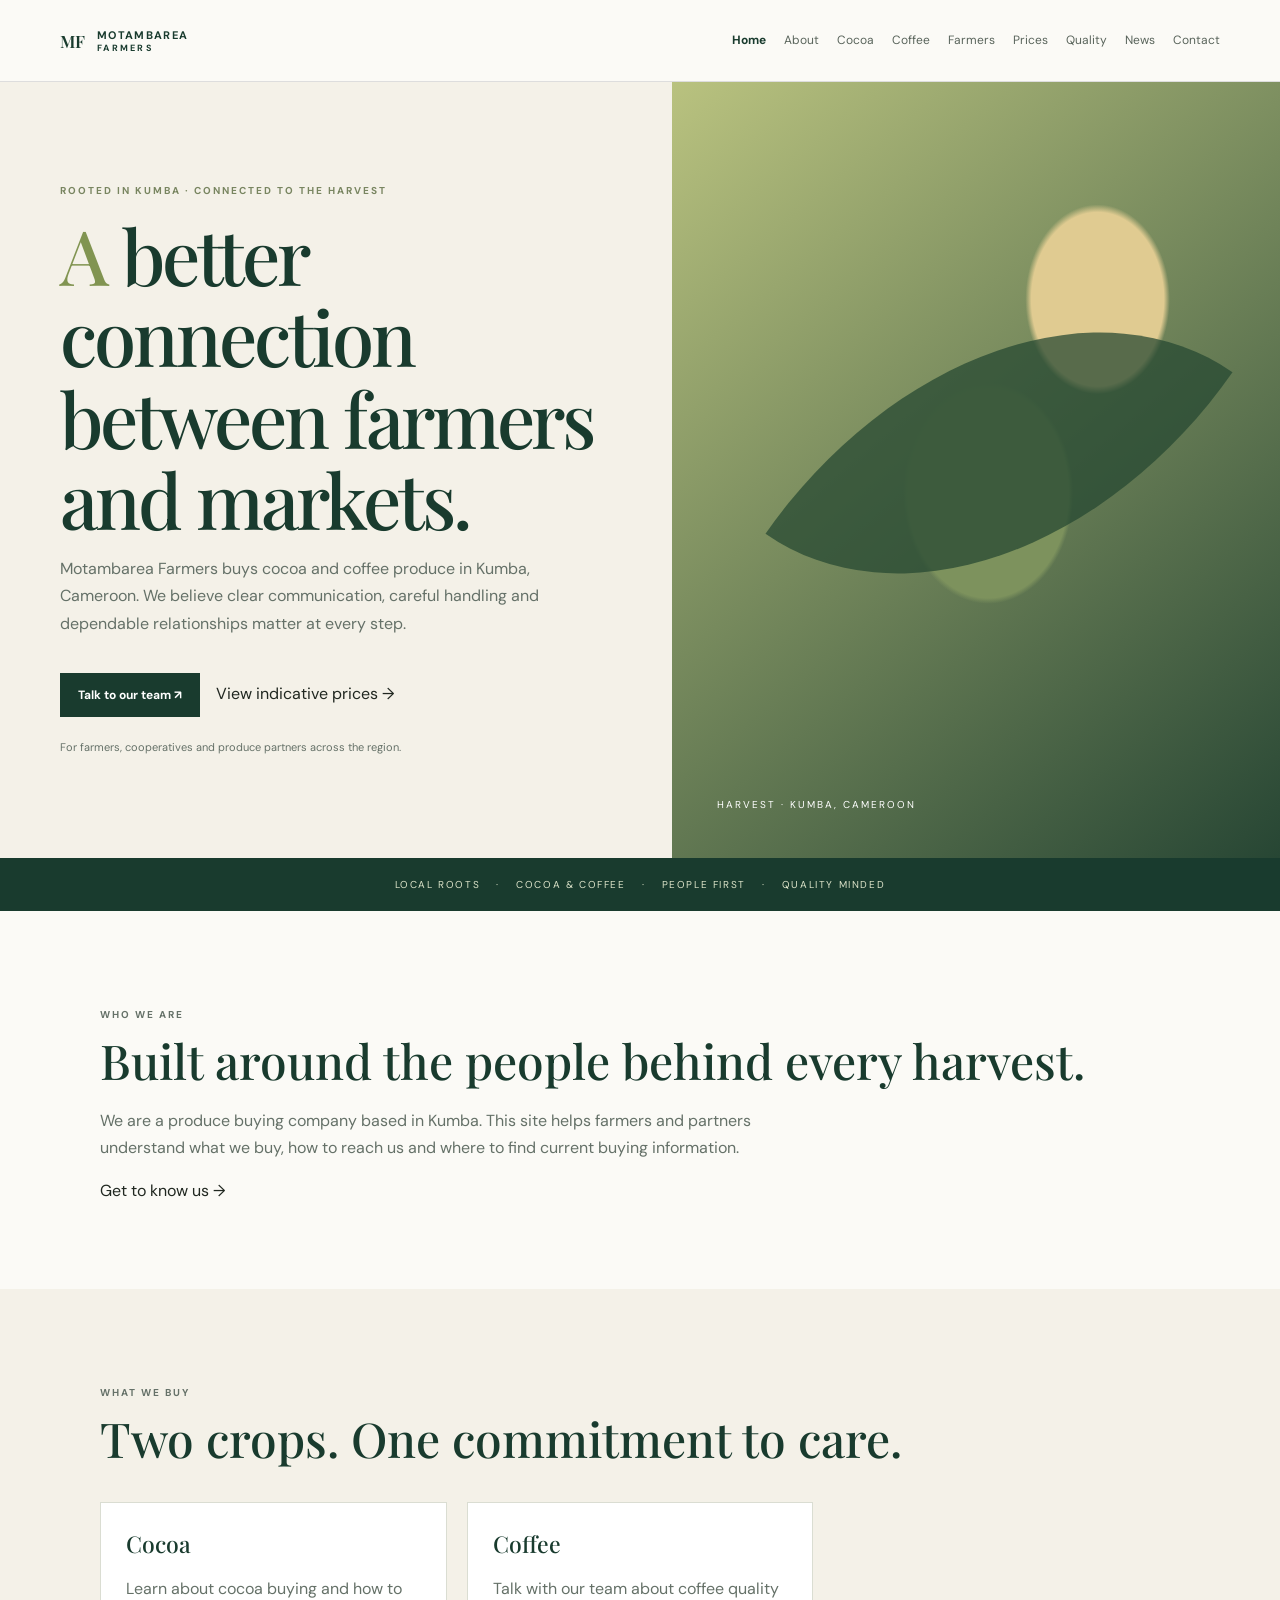
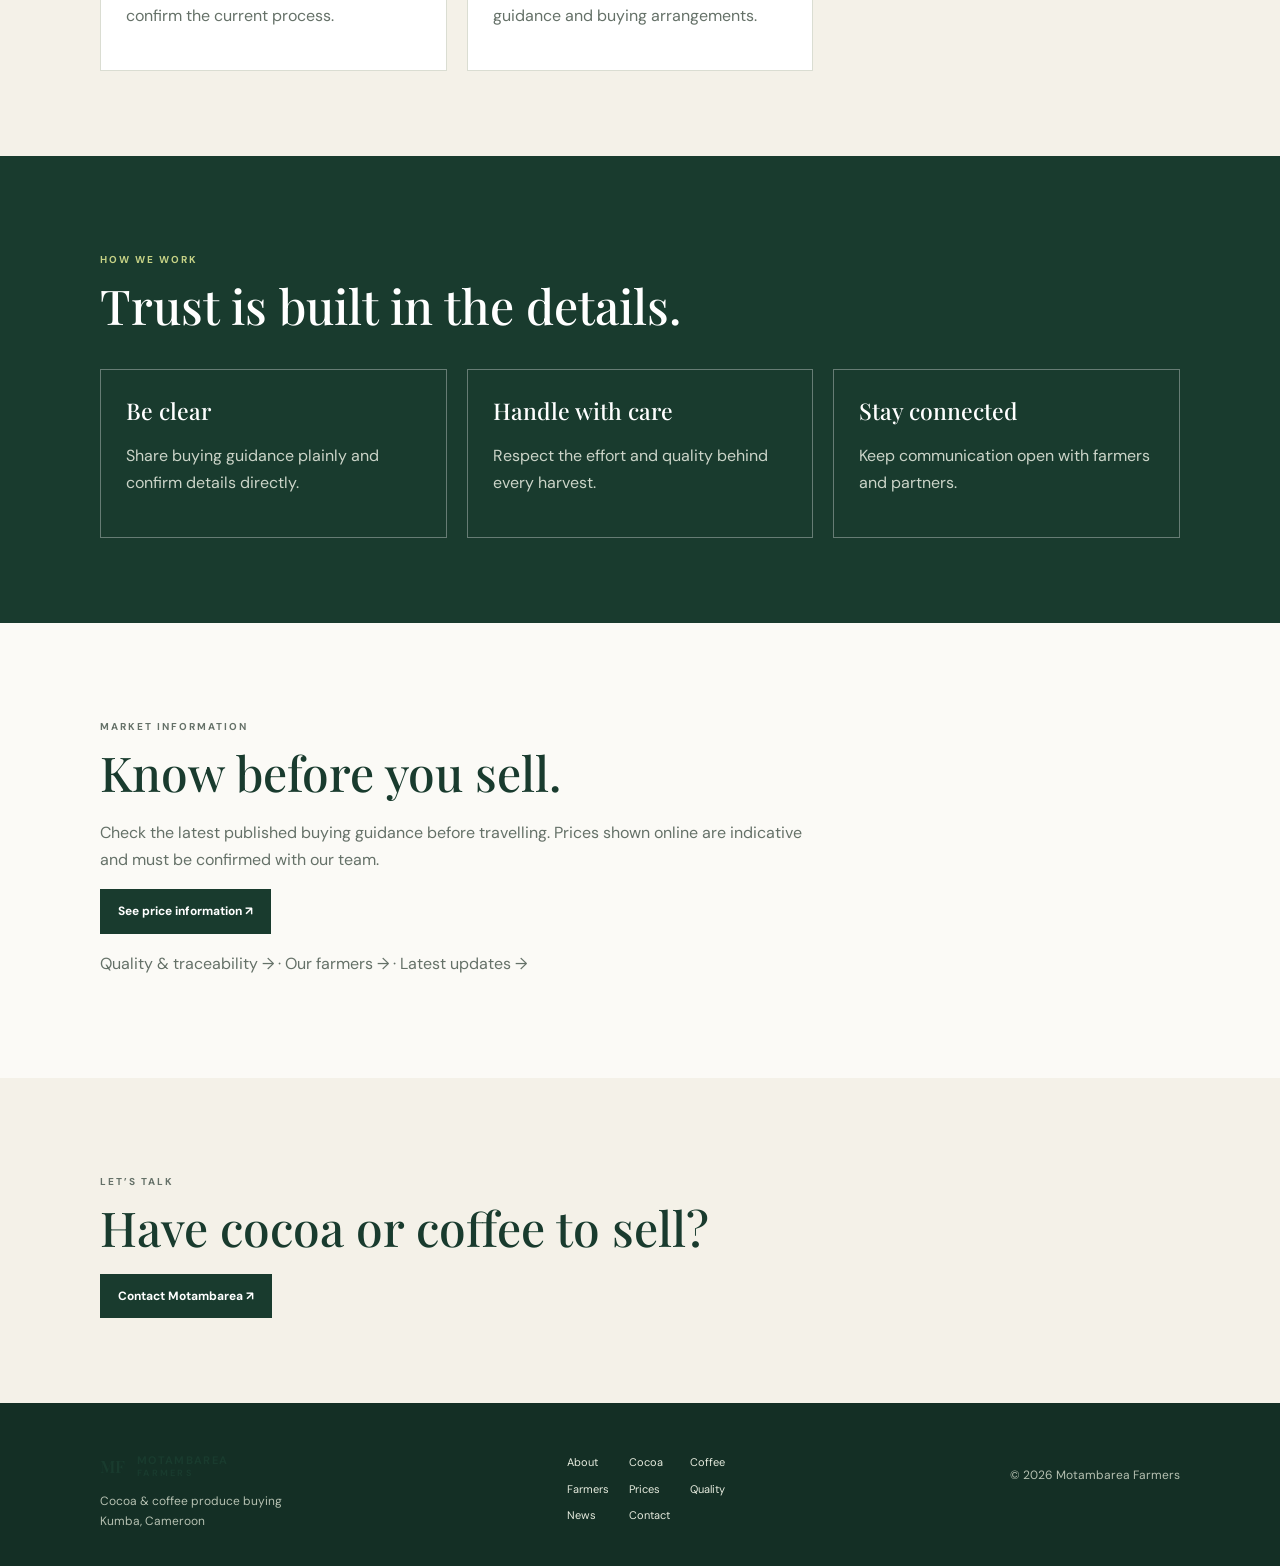
<file: index.html>
<!doctype html><html lang="en"><head><meta charset="utf-8"><meta name="viewport" content="width=device-width,initial-scale=1"><title>Motambarea Farmers | Cocoa & Coffee Buying in Kumba</title><meta name="description" content="Motambarea Farmers buys cocoa and coffee produce in Kumba, Cameroon. Contact our team for current buying arrangements and farmer information."><meta name="theme-color" content="#193b2e"><link rel="canonical" href="https://motambeareafarmers.com/"><meta property="og:title" content="Motambarea Farmers | Cocoa & Coffee Buying in Kumba"><meta property="og:description" content="Cocoa and coffee produce buying in Kumba, Cameroon."><link rel="stylesheet" href="css/style.css"><script defer src="js/main.js"></script></head><body><a class="skip" href="#main">Skip to content</a><header><a class="brand" href="index.html">MF <b>MOTAMBAREA<small>FARMERS</small></b></a><button class="menu" aria-expanded="false" aria-controls="nav">Menu</button><nav id="nav" aria-label="Main navigation"><a href="index.html" aria-current="page">Home</a><a href="about.html">About</a><a href="cocoa.html">Cocoa</a><a href="coffee.html">Coffee</a><a href="farmers.html">Farmers</a><a href="prices.html">Prices</a><a href="quality.html">Quality</a><a href="news.html">News</a><a href="contact.html">Contact</a></nav></header><main id="main"><section class="hero"><div><p class="eyebrow">ROOTED IN KUMBA · CONNECTED TO THE HARVEST</p><h1>A better connection between farmers and markets.</h1><p>Motambarea Farmers buys cocoa and coffee produce in Kumba, Cameroon. We believe clear communication, careful handling and dependable relationships matter at every step.</p><a class="button" href="contact.html">Talk to our team ↗</a> <a href="prices.html">View indicative prices →</a><p class="note">For farmers, cooperatives and produce partners across the region.</p></div><div class="hero-art"><span>HARVEST · KUMBA, CAMEROON</span></div></section><section class="strip">LOCAL ROOTS　 ·　 COCOA & COFFEE　 ·　 PEOPLE FIRST　 ·　 QUALITY MINDED</section><section class="section"><p class="eyebrow">WHO WE ARE</p><h2>Built around the people behind every harvest.</h2><p>We are a produce buying company based in Kumba. This site helps farmers and partners understand what we buy, how to reach us and where to find current buying information.</p><a href="about.html">Get to know us →</a></section><section class="section" style="background:#f4f1e8"><p class="eyebrow">WHAT WE BUY</p><h2>Two crops. One commitment to care.</h2><div class="cards"><a href="cocoa.html"><h3>Cocoa</h3><p>Learn about cocoa buying and how to confirm the current process.</p></a><a href="coffee.html"><h3>Coffee</h3><p>Talk with our team about coffee quality guidance and buying arrangements.</p></a></div></section><section class="section green"><p class="eyebrow">HOW WE WORK</p><h2>Trust is built in the details.</h2><div class="cards"><article><h3>Be clear</h3><p>Share buying guidance plainly and confirm details directly.</p></article><article><h3>Handle with care</h3><p>Respect the effort and quality behind every harvest.</p></article><article><h3>Stay connected</h3><p>Keep communication open with farmers and partners.</p></article></div></section><section class="section"><p class="eyebrow">MARKET INFORMATION</p><h2>Know before you sell.</h2><p>Check the latest published buying guidance before travelling. Prices shown online are indicative and must be confirmed with our team.</p><a class="button" href="prices.html">See price information ↗</a><p><a href="quality.html">Quality & traceability →</a> · <a href="farmers.html">Our farmers →</a> · <a href="news.html">Latest updates →</a></p></section><section class="section" style="background:#f4f1e8"><p class="eyebrow">LET’S TALK</p><h2>Have cocoa or coffee to sell?</h2><a class="button" href="contact.html">Contact Motambarea ↗</a></section></main><footer><div><a class="brand" href="index.html">MF <b>MOTAMBAREA<small>FARMERS</small></b></a><p>Cocoa & coffee produce buying<br>Kumba, Cameroon</p></div><div class="footlinks"><a href="about.html">About</a><a href="cocoa.html">Cocoa</a><a href="coffee.html">Coffee</a><a href="farmers.html">Farmers</a><a href="prices.html">Prices</a><a href="quality.html">Quality</a><a href="news.html">News</a><a href="contact.html">Contact</a></div><p>© <span data-year></span> Motambarea Farmers</p></footer></body></html>
</file>
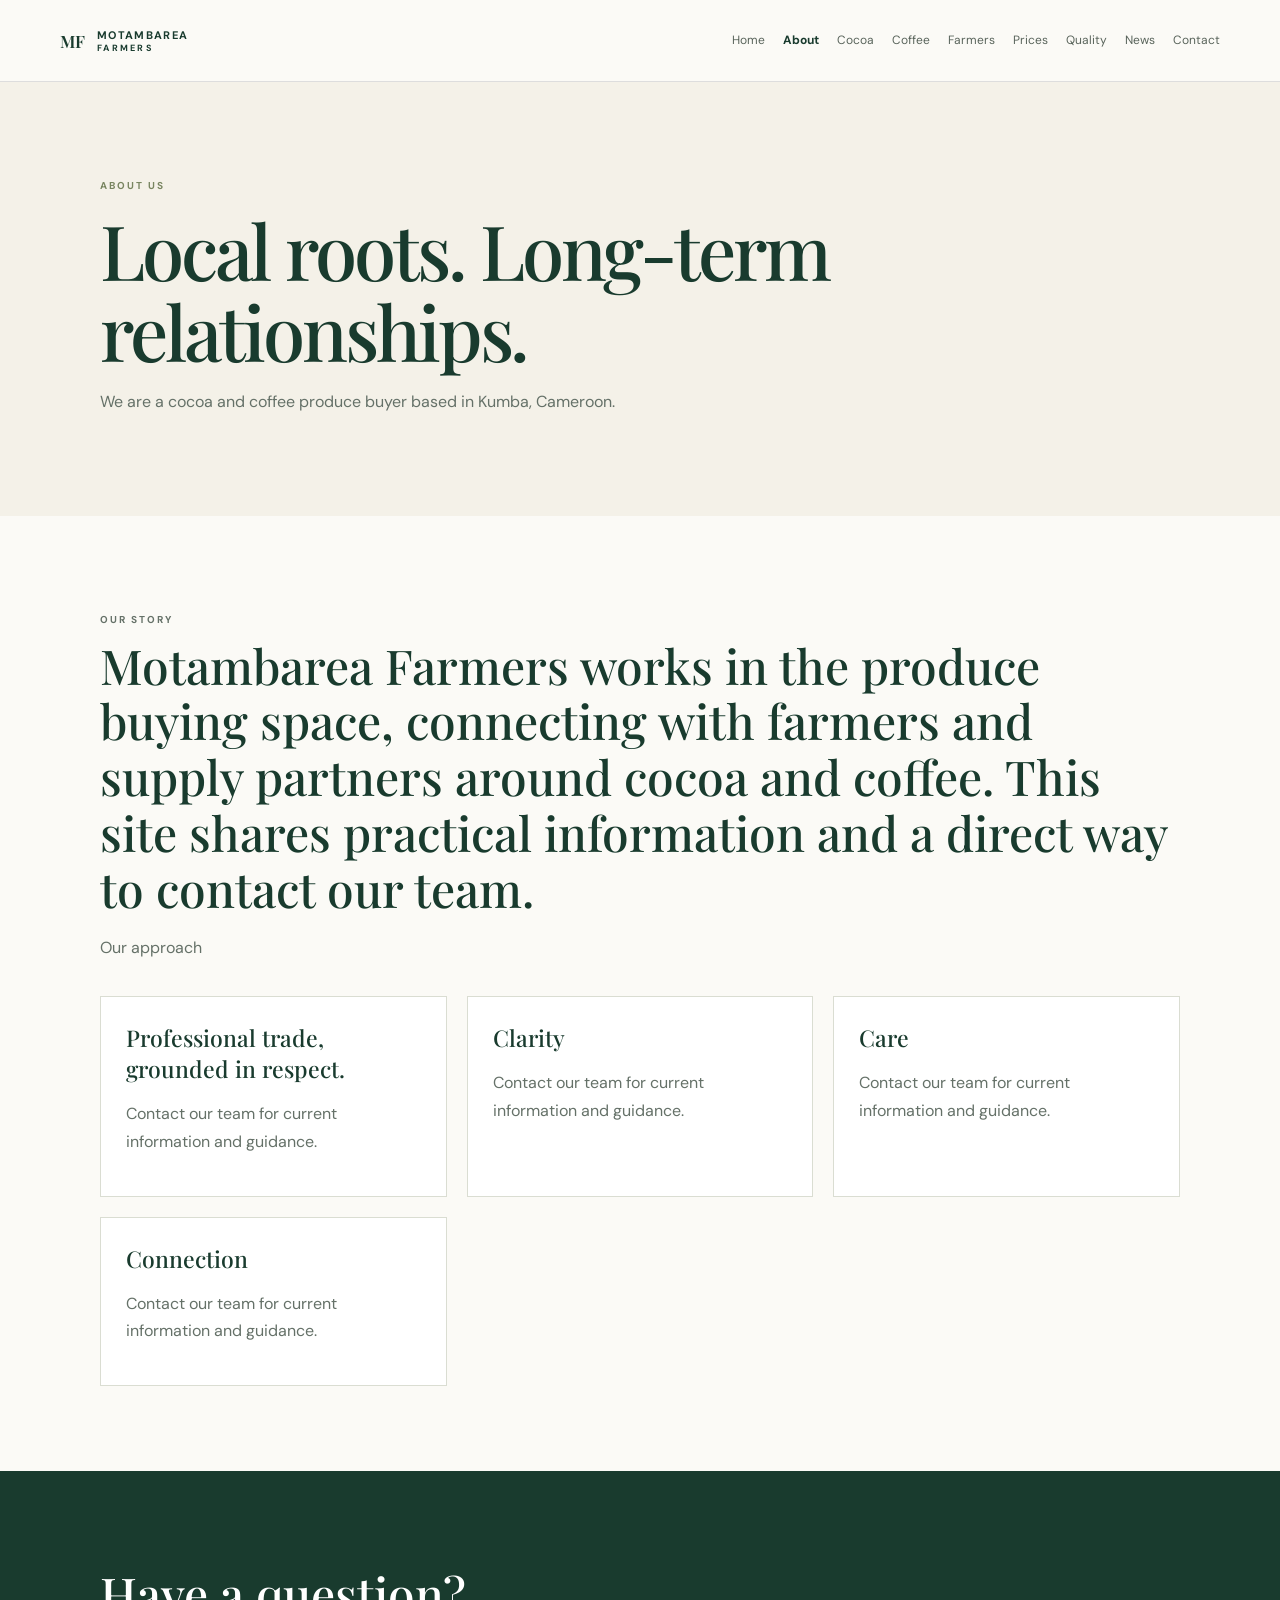
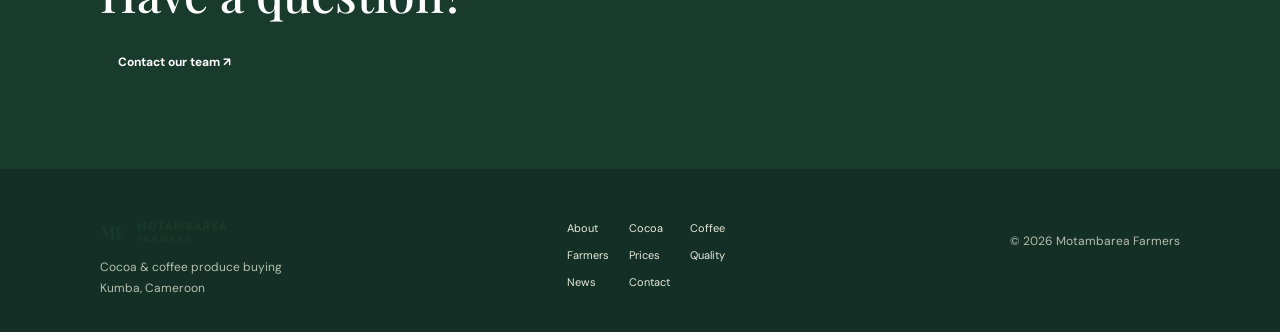
<file: about.html>
<!doctype html><html lang="en"><head><meta charset="utf-8"><meta name="viewport" content="width=device-width,initial-scale=1"><title>About us | Motambarea Farmers</title><meta name="description" content="We are a cocoa and coffee produce buyer based in Kumba, Cameroon."><meta name="theme-color" content="#193b2e"><link rel="canonical" href="https://motambeareafarmers.com/about.html"><meta property="og:title" content="About us | Motambarea Farmers"><meta property="og:description" content="We are a cocoa and coffee produce buyer based in Kumba, Cameroon."><link rel="stylesheet" href="css/style.css"><script defer src="js/main.js"></script></head><body><a class="skip" href="#main">Skip to content</a><header><a class="brand" href="index.html">MF <b>MOTAMBAREA<small>FARMERS</small></b></a><button class="menu" aria-expanded="false" aria-controls="nav">Menu</button><nav id="nav"><a href="index.html">Home</a><a href="about.html" aria-current="page">About</a><a href="cocoa.html">Cocoa</a><a href="coffee.html">Coffee</a><a href="farmers.html">Farmers</a><a href="prices.html">Prices</a><a href="quality.html">Quality</a><a href="news.html">News</a><a href="contact.html">Contact</a></nav></header><main id="main"><section class="pagehero"><p class="eyebrow">About us</p><h1>Local roots. Long-term relationships.</h1><p>We are a cocoa and coffee produce buyer based in Kumba, Cameroon.</p></section><section class="section"><p class="eyebrow">Our story</p><h2>Motambarea Farmers works in the produce buying space, connecting with farmers and supply partners around cocoa and coffee. This site shares practical information and a direct way to contact our team.</h2><p>Our approach</p><div class="cards"><article><h3>Professional trade, grounded in respect.</h3><p>Contact our team for current information and guidance.</p></article><article><h3>Clarity</h3><p>Contact our team for current information and guidance.</p></article><article><h3>Care</h3><p>Contact our team for current information and guidance.</p></article><article><h3>Connection</h3><p>Contact our team for current information and guidance.</p></article></div></section><section class="section green"><h2>Have a question?</h2><a class="button" href="contact.html">Contact our team ↗</a></section></main><footer><div><a class="brand" href="index.html">MF <b>MOTAMBAREA<small>FARMERS</small></b></a><p>Cocoa & coffee produce buying<br>Kumba, Cameroon</p></div><div class="footlinks"><a href="about.html">About</a><a href="cocoa.html">Cocoa</a><a href="coffee.html">Coffee</a><a href="farmers.html">Farmers</a><a href="prices.html">Prices</a><a href="quality.html">Quality</a><a href="news.html">News</a><a href="contact.html">Contact</a></div><p>© <span data-year></span> Motambarea Farmers</p></footer></body></html>
</file>
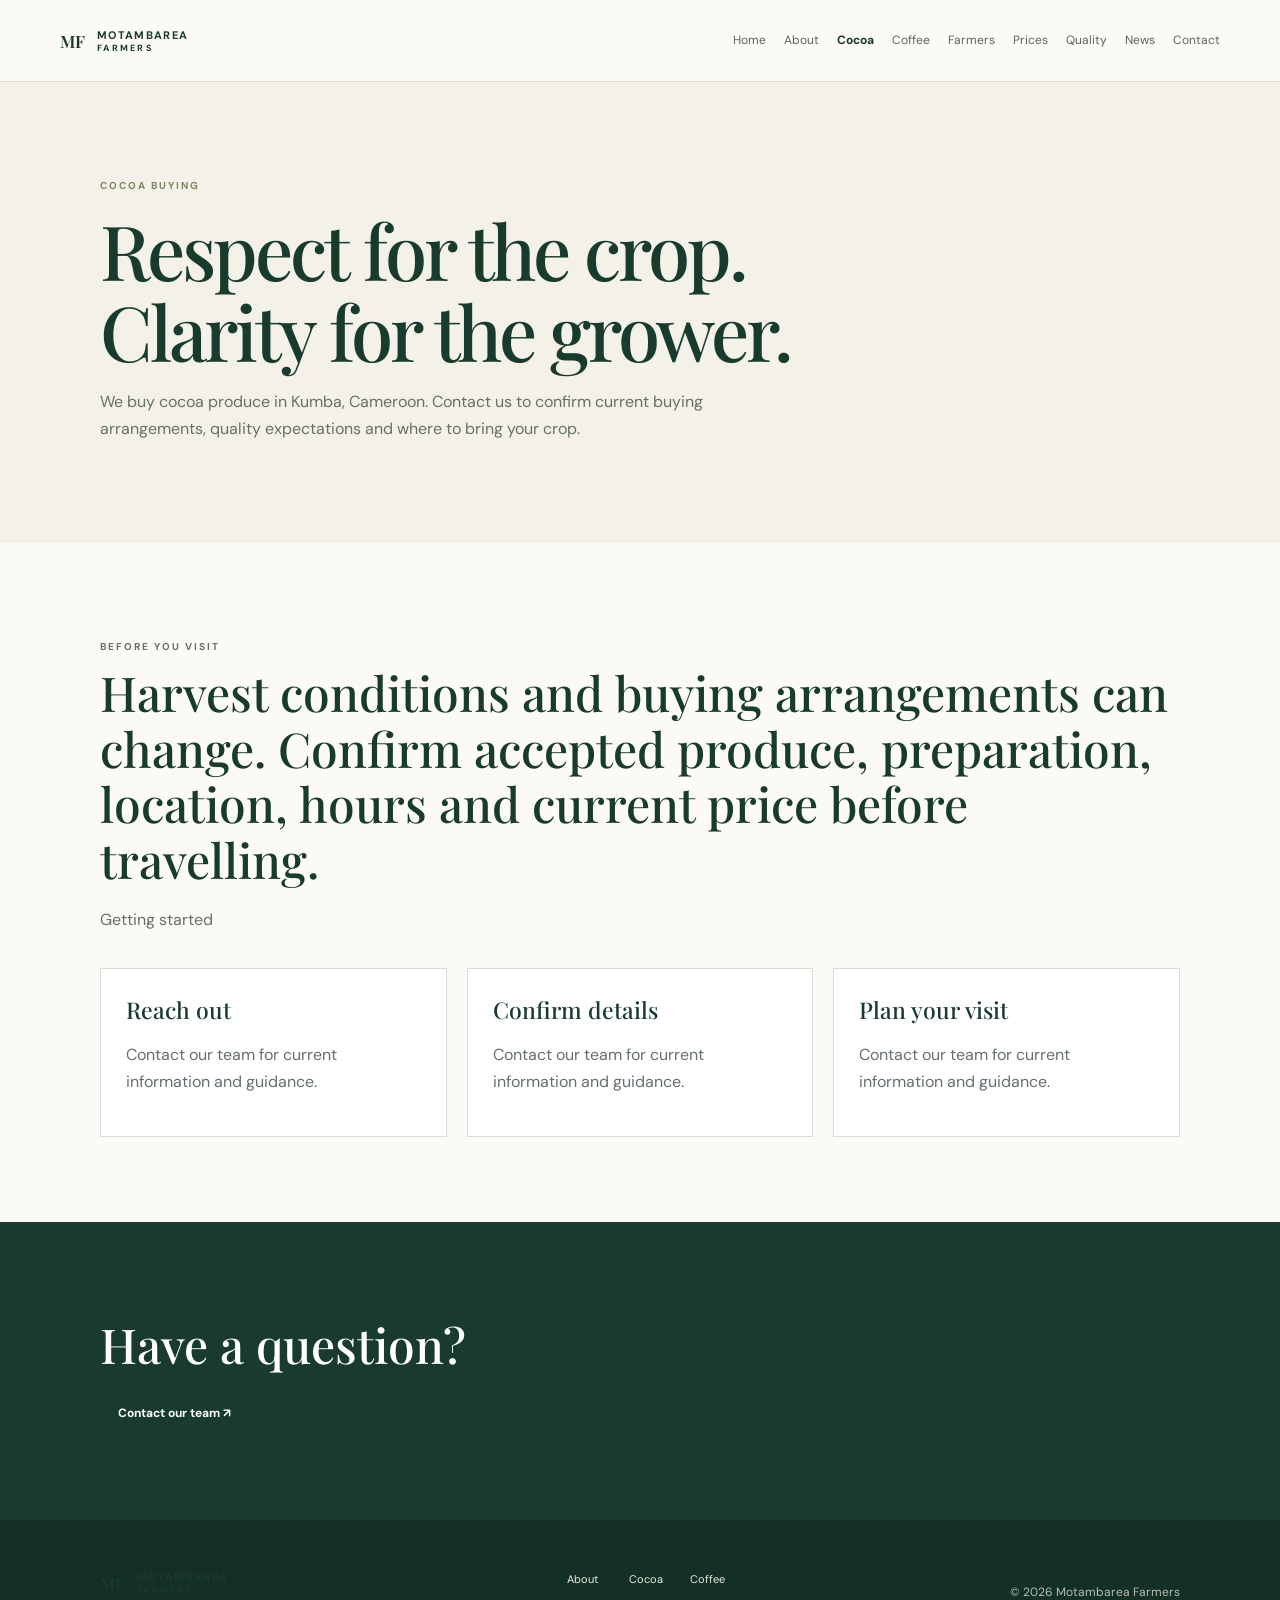
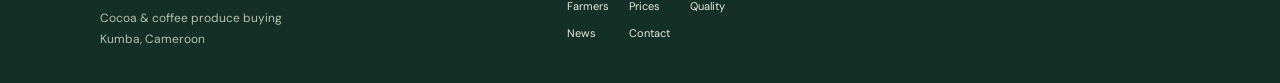
<file: cocoa.html>
<!doctype html><html lang="en"><head><meta charset="utf-8"><meta name="viewport" content="width=device-width,initial-scale=1"><title>Cocoa buying | Motambarea Farmers</title><meta name="description" content="We buy cocoa produce in Kumba, Cameroon. Contact us to confirm current buying arrangements, quality expectations and where to bring your crop."><meta name="theme-color" content="#193b2e"><link rel="canonical" href="https://motambeareafarmers.com/cocoa.html"><meta property="og:title" content="Cocoa buying | Motambarea Farmers"><meta property="og:description" content="We buy cocoa produce in Kumba, Cameroon. Contact us to confirm current buying arrangements, quality expectations and where to bring your crop."><link rel="stylesheet" href="css/style.css"><script defer src="js/main.js"></script></head><body><a class="skip" href="#main">Skip to content</a><header><a class="brand" href="index.html">MF <b>MOTAMBAREA<small>FARMERS</small></b></a><button class="menu" aria-expanded="false" aria-controls="nav">Menu</button><nav id="nav"><a href="index.html">Home</a><a href="about.html">About</a><a href="cocoa.html" aria-current="page">Cocoa</a><a href="coffee.html">Coffee</a><a href="farmers.html">Farmers</a><a href="prices.html">Prices</a><a href="quality.html">Quality</a><a href="news.html">News</a><a href="contact.html">Contact</a></nav></header><main id="main"><section class="pagehero"><p class="eyebrow">Cocoa buying</p><h1>Respect for the crop. Clarity for the grower.</h1><p>We buy cocoa produce in Kumba, Cameroon. Contact us to confirm current buying arrangements, quality expectations and where to bring your crop.</p></section><section class="section"><p class="eyebrow">Before you visit</p><h2>Harvest conditions and buying arrangements can change. Confirm accepted produce, preparation, location, hours and current price before travelling.</h2><p>Getting started</p><div class="cards"><article><h3>Reach out</h3><p>Contact our team for current information and guidance.</p></article><article><h3>Confirm details</h3><p>Contact our team for current information and guidance.</p></article><article><h3>Plan your visit</h3><p>Contact our team for current information and guidance.</p></article></div></section><section class="section green"><h2>Have a question?</h2><a class="button" href="contact.html">Contact our team ↗</a></section></main><footer><div><a class="brand" href="index.html">MF <b>MOTAMBAREA<small>FARMERS</small></b></a><p>Cocoa & coffee produce buying<br>Kumba, Cameroon</p></div><div class="footlinks"><a href="about.html">About</a><a href="cocoa.html">Cocoa</a><a href="coffee.html">Coffee</a><a href="farmers.html">Farmers</a><a href="prices.html">Prices</a><a href="quality.html">Quality</a><a href="news.html">News</a><a href="contact.html">Contact</a></div><p>© <span data-year></span> Motambarea Farmers</p></footer></body></html>
</file>
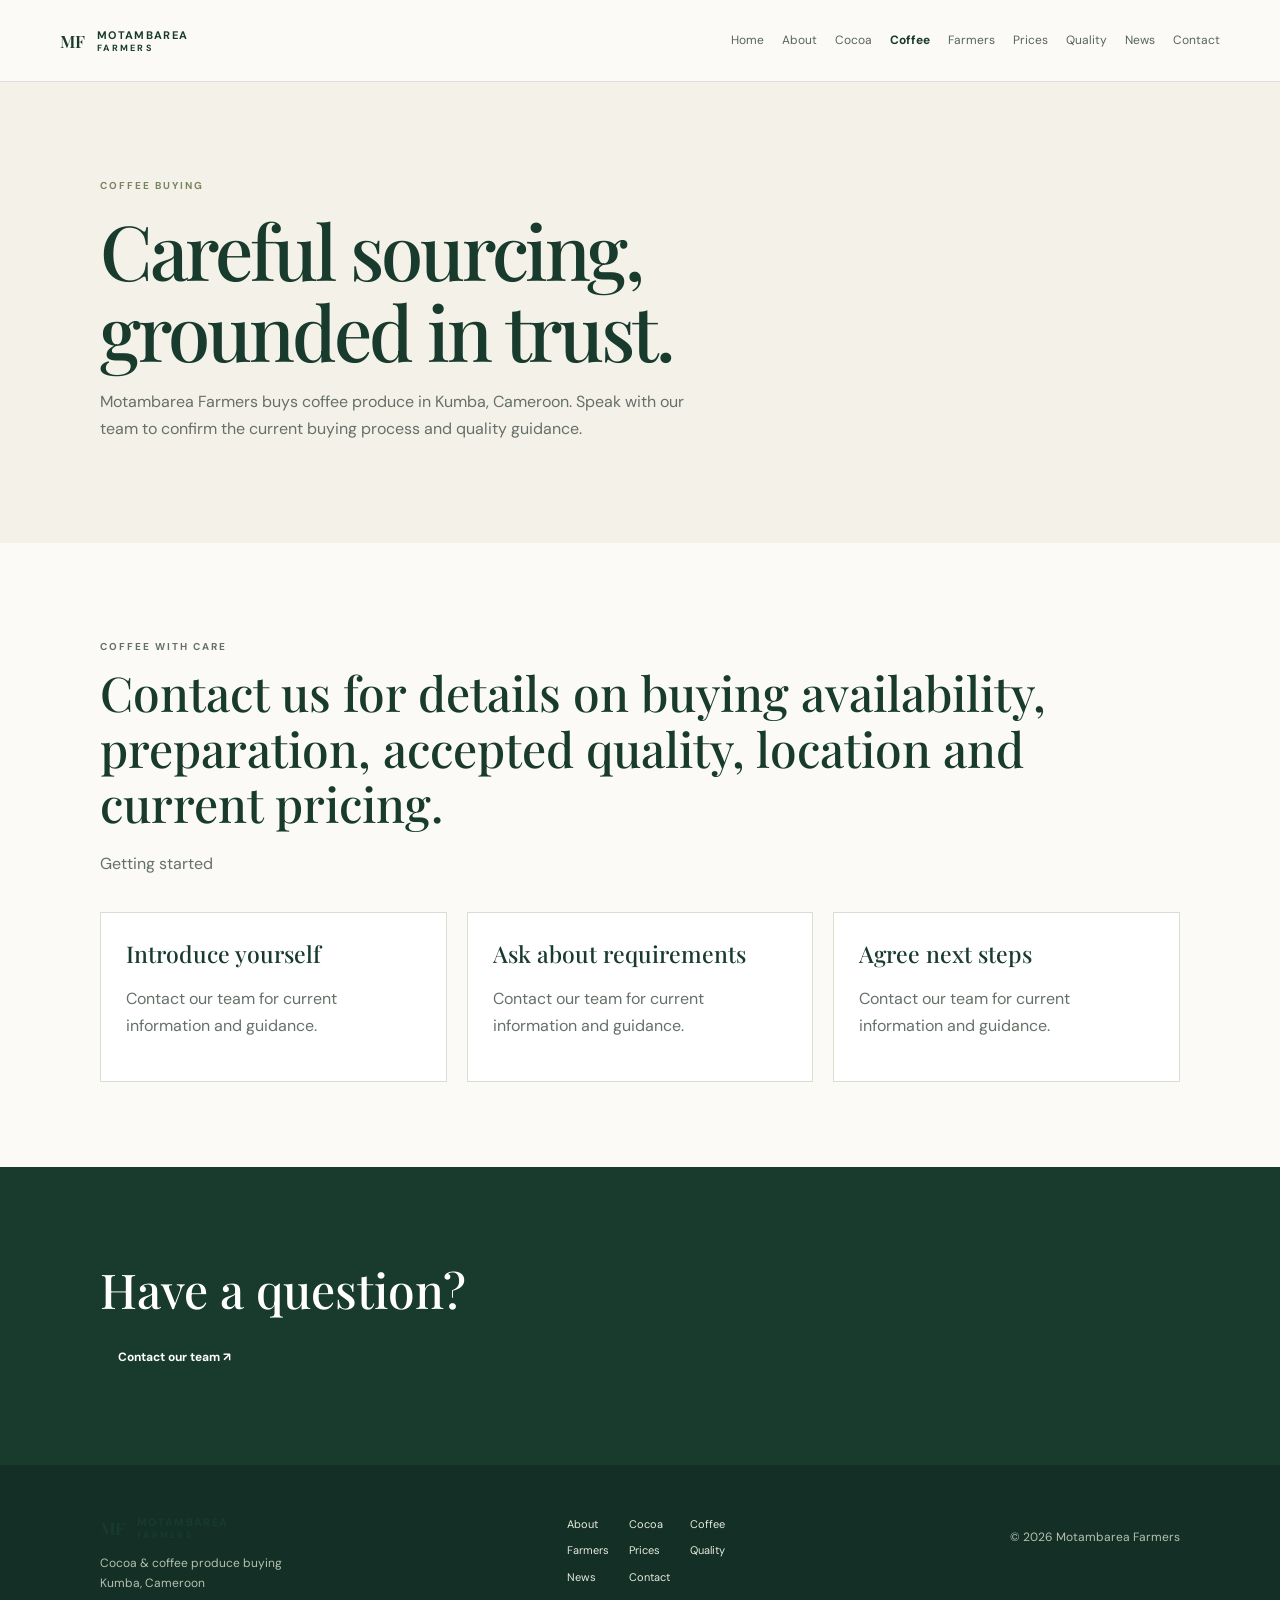
<file: coffee.html>
<!doctype html><html lang="en"><head><meta charset="utf-8"><meta name="viewport" content="width=device-width,initial-scale=1"><title>Coffee buying | Motambarea Farmers</title><meta name="description" content="Motambarea Farmers buys coffee produce in Kumba, Cameroon. Speak with our team to confirm the current buying process and quality guidance."><meta name="theme-color" content="#193b2e"><link rel="canonical" href="https://motambeareafarmers.com/coffee.html"><meta property="og:title" content="Coffee buying | Motambarea Farmers"><meta property="og:description" content="Motambarea Farmers buys coffee produce in Kumba, Cameroon. Speak with our team to confirm the current buying process and quality guidance."><link rel="stylesheet" href="css/style.css"><script defer src="js/main.js"></script></head><body><a class="skip" href="#main">Skip to content</a><header><a class="brand" href="index.html">MF <b>MOTAMBAREA<small>FARMERS</small></b></a><button class="menu" aria-expanded="false" aria-controls="nav">Menu</button><nav id="nav"><a href="index.html">Home</a><a href="about.html">About</a><a href="cocoa.html">Cocoa</a><a href="coffee.html" aria-current="page">Coffee</a><a href="farmers.html">Farmers</a><a href="prices.html">Prices</a><a href="quality.html">Quality</a><a href="news.html">News</a><a href="contact.html">Contact</a></nav></header><main id="main"><section class="pagehero"><p class="eyebrow">Coffee buying</p><h1>Careful sourcing, grounded in trust.</h1><p>Motambarea Farmers buys coffee produce in Kumba, Cameroon. Speak with our team to confirm the current buying process and quality guidance.</p></section><section class="section"><p class="eyebrow">Coffee with care</p><h2>Contact us for details on buying availability, preparation, accepted quality, location and current pricing.</h2><p>Getting started</p><div class="cards"><article><h3>Introduce yourself</h3><p>Contact our team for current information and guidance.</p></article><article><h3>Ask about requirements</h3><p>Contact our team for current information and guidance.</p></article><article><h3>Agree next steps</h3><p>Contact our team for current information and guidance.</p></article></div></section><section class="section green"><h2>Have a question?</h2><a class="button" href="contact.html">Contact our team ↗</a></section></main><footer><div><a class="brand" href="index.html">MF <b>MOTAMBAREA<small>FARMERS</small></b></a><p>Cocoa & coffee produce buying<br>Kumba, Cameroon</p></div><div class="footlinks"><a href="about.html">About</a><a href="cocoa.html">Cocoa</a><a href="coffee.html">Coffee</a><a href="farmers.html">Farmers</a><a href="prices.html">Prices</a><a href="quality.html">Quality</a><a href="news.html">News</a><a href="contact.html">Contact</a></div><p>© <span data-year></span> Motambarea Farmers</p></footer></body></html>
</file>
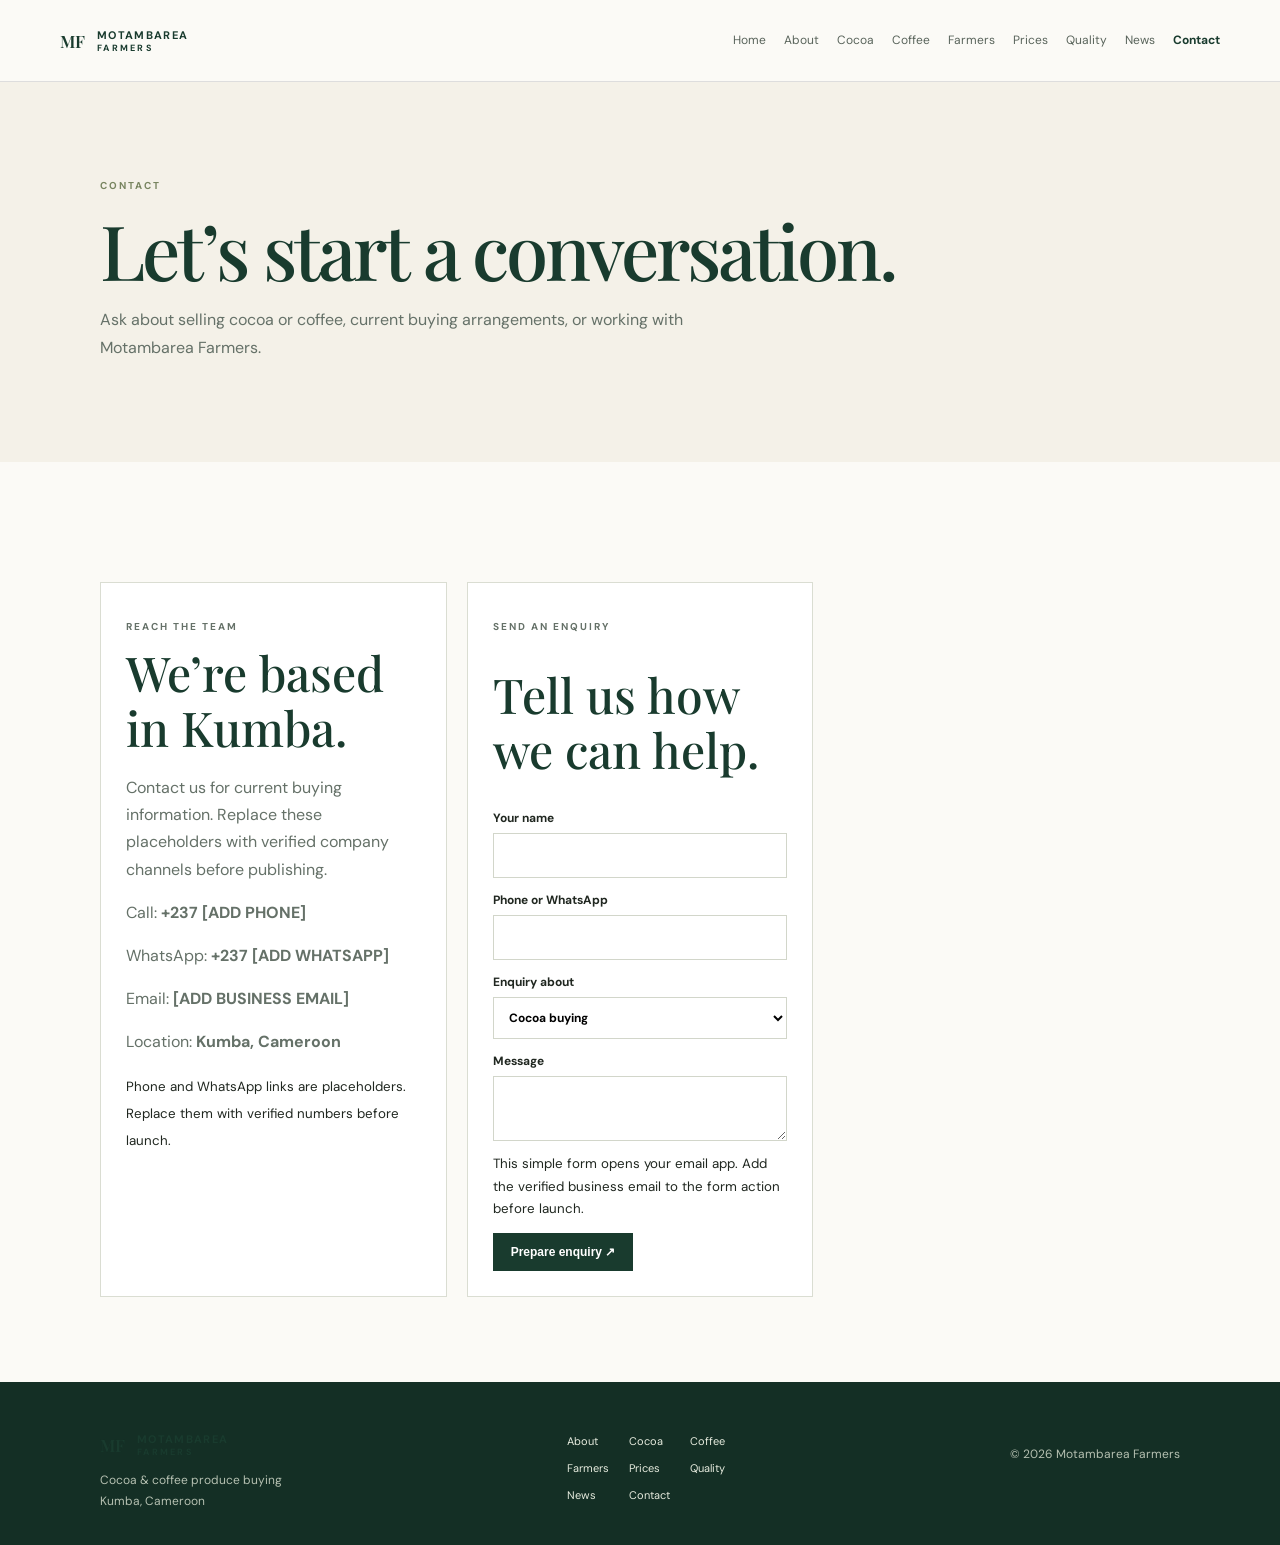
<file: contact.html>
<!doctype html><html lang="en"><head><meta charset="utf-8"><meta name="viewport" content="width=device-width,initial-scale=1"><title>Contact | Motambarea Farmers</title><meta name="description" content="Ask Motambarea Farmers about selling cocoa or coffee, current buying arrangements, or working together in Kumba, Cameroon."><meta name="theme-color" content="#193b2e"><link rel="canonical" href="https://motambeareafarmers.com/contact.html"><meta property="og:title" content="Contact | Motambarea Farmers"><meta property="og:description" content="Contact our team in Kumba, Cameroon."><link rel="stylesheet" href="css/style.css"><script defer src="js/main.js"></script></head><body><a class="skip" href="#main">Skip to content</a><header><a class="brand" href="index.html">MF <b>MOTAMBAREA<small>FARMERS</small></b></a><button class="menu" aria-expanded="false" aria-controls="nav">Menu</button><nav id="nav" aria-label="Main navigation"><a href="index.html">Home</a><a href="about.html">About</a><a href="cocoa.html">Cocoa</a><a href="coffee.html">Coffee</a><a href="farmers.html">Farmers</a><a href="prices.html">Prices</a><a href="quality.html">Quality</a><a href="news.html">News</a><a href="contact.html" aria-current="page">Contact</a></nav></header><main id="main"><section class="pagehero"><p class="eyebrow">CONTACT</p><h1>Let’s start a conversation.</h1><p>Ask about selling cocoa or coffee, current buying arrangements, or working with Motambarea Farmers.</p></section><section class="section cards"><div><p class="eyebrow">REACH THE TEAM</p><h2>We’re based in Kumba.</h2><p>Contact us for current buying information. Replace these placeholders with verified company channels before publishing.</p><p><a href="tel:+237000000000">Call: <strong>+237 [ADD PHONE]</strong></a></p><p><a href="https://wa.me/237000000000">WhatsApp: <strong>+237 [ADD WHATSAPP]</strong></a></p><p>Email: <strong>[ADD BUSINESS EMAIL]</strong></p><p>Location: <strong>Kumba, Cameroon</strong></p><small>Phone and WhatsApp links are placeholders. Replace them with verified numbers before launch.</small></div><form action="mailto:" method="get" enctype="text/plain"><p class="eyebrow">SEND AN ENQUIRY</p><h2>Tell us how we can help.</h2><label>Your name<input required name="Name"></label><label>Phone or WhatsApp<input name="Phone" type="tel"></label><label>Enquiry about<select name="Interest"><option>Cocoa buying</option><option>Coffee buying</option><option>Supplier partnership</option><option>Other</option></select></label><label>Message<textarea name="Message" required></textarea></label><small>This simple form opens your email app. Add the verified business email to the form action before launch.</small><button class="button">Prepare enquiry ↗</button></form></section></main><footer><div><a class="brand" href="index.html">MF <b>MOTAMBAREA<small>FARMERS</small></b></a><p>Cocoa & coffee produce buying<br>Kumba, Cameroon</p></div><div class="footlinks"><a href="about.html">About</a><a href="cocoa.html">Cocoa</a><a href="coffee.html">Coffee</a><a href="farmers.html">Farmers</a><a href="prices.html">Prices</a><a href="quality.html">Quality</a><a href="news.html">News</a><a href="contact.html">Contact</a></div><p>© <span data-year></span> Motambarea Farmers</p></footer></body></html>
</file>
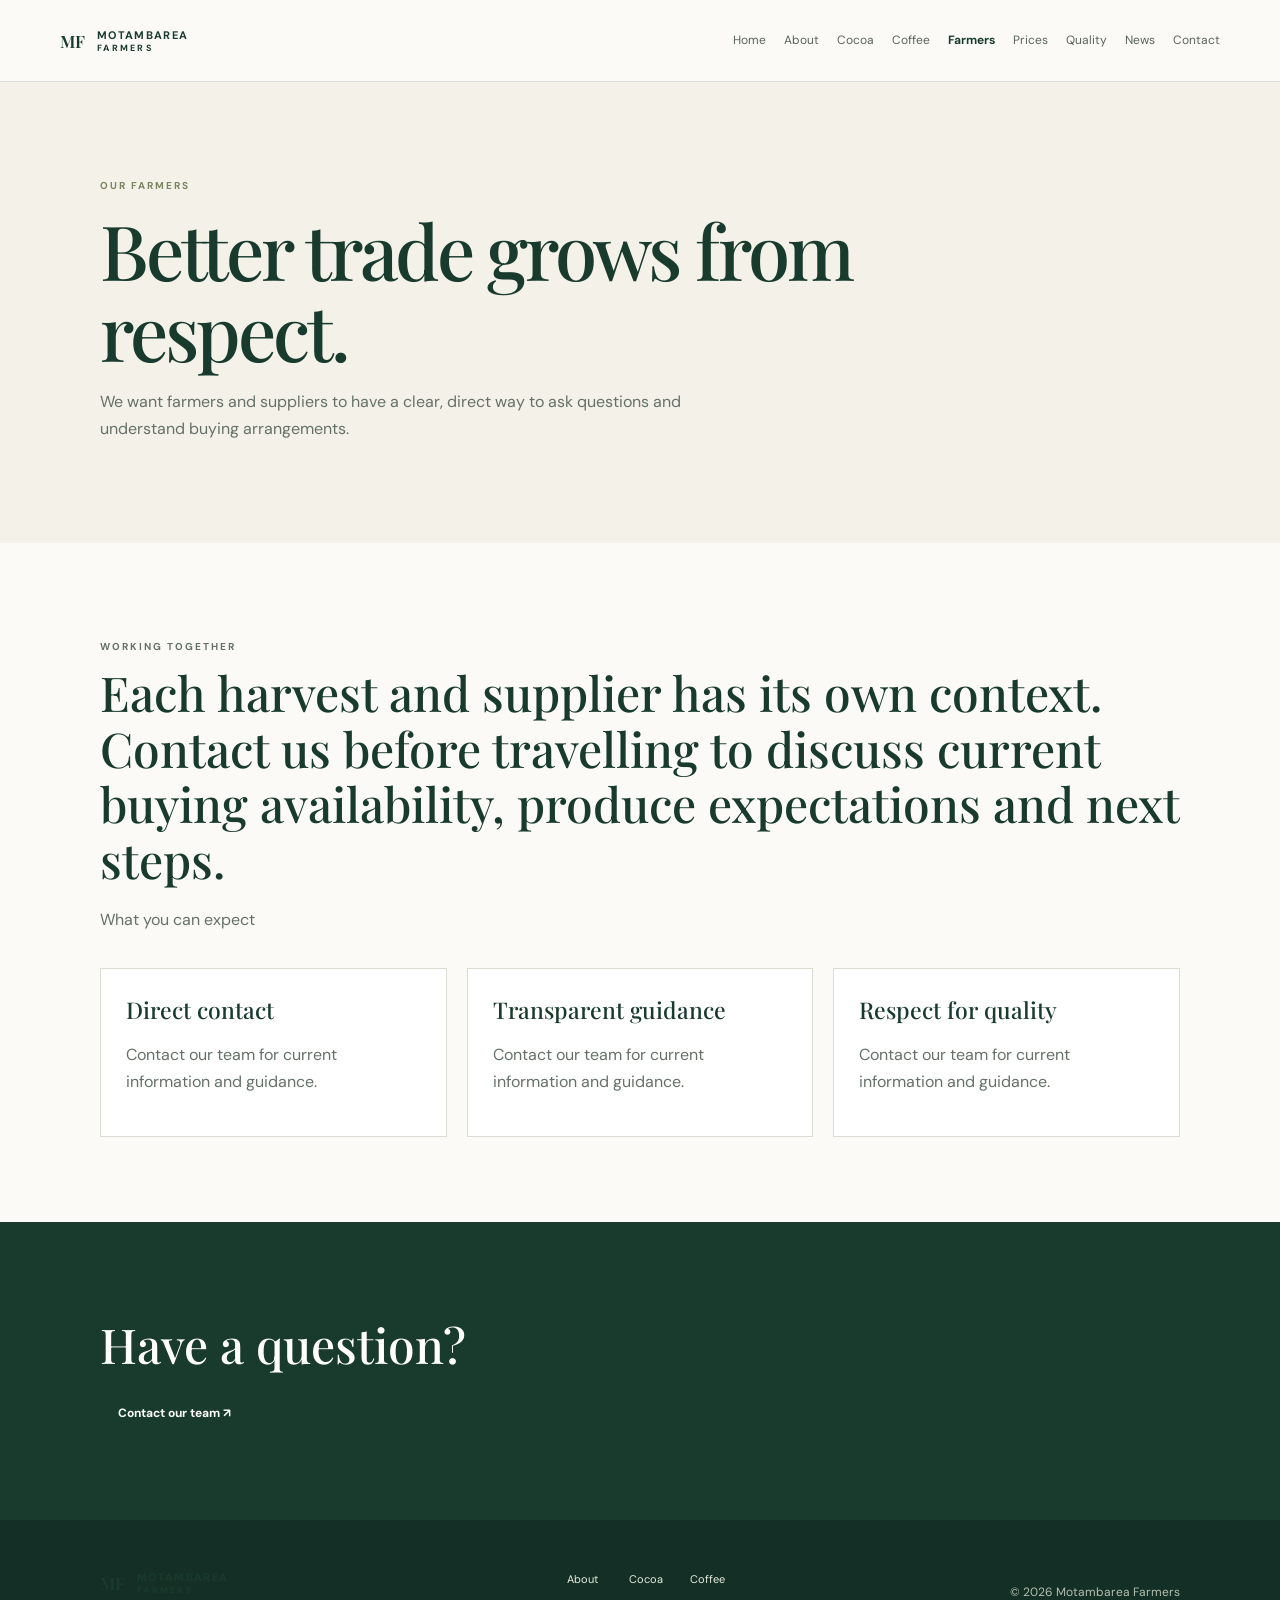
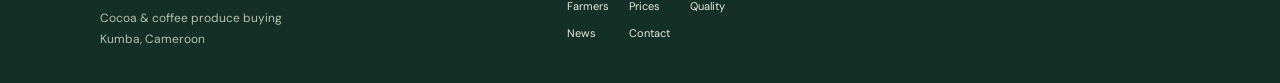
<file: farmers.html>
<!doctype html><html lang="en"><head><meta charset="utf-8"><meta name="viewport" content="width=device-width,initial-scale=1"><title>Our farmers | Motambarea Farmers</title><meta name="description" content="We want farmers and suppliers to have a clear, direct way to ask questions and understand buying arrangements."><meta name="theme-color" content="#193b2e"><link rel="canonical" href="https://motambeareafarmers.com/farmers.html"><meta property="og:title" content="Our farmers | Motambarea Farmers"><meta property="og:description" content="We want farmers and suppliers to have a clear, direct way to ask questions and understand buying arrangements."><link rel="stylesheet" href="css/style.css"><script defer src="js/main.js"></script></head><body><a class="skip" href="#main">Skip to content</a><header><a class="brand" href="index.html">MF <b>MOTAMBAREA<small>FARMERS</small></b></a><button class="menu" aria-expanded="false" aria-controls="nav">Menu</button><nav id="nav"><a href="index.html">Home</a><a href="about.html">About</a><a href="cocoa.html">Cocoa</a><a href="coffee.html">Coffee</a><a href="farmers.html" aria-current="page">Farmers</a><a href="prices.html">Prices</a><a href="quality.html">Quality</a><a href="news.html">News</a><a href="contact.html">Contact</a></nav></header><main id="main"><section class="pagehero"><p class="eyebrow">Our farmers</p><h1>Better trade grows from respect.</h1><p>We want farmers and suppliers to have a clear, direct way to ask questions and understand buying arrangements.</p></section><section class="section"><p class="eyebrow">Working together</p><h2>Each harvest and supplier has its own context. Contact us before travelling to discuss current buying availability, produce expectations and next steps.</h2><p>What you can expect</p><div class="cards"><article><h3>Direct contact</h3><p>Contact our team for current information and guidance.</p></article><article><h3>Transparent guidance</h3><p>Contact our team for current information and guidance.</p></article><article><h3>Respect for quality</h3><p>Contact our team for current information and guidance.</p></article></div></section><section class="section green"><h2>Have a question?</h2><a class="button" href="contact.html">Contact our team ↗</a></section></main><footer><div><a class="brand" href="index.html">MF <b>MOTAMBAREA<small>FARMERS</small></b></a><p>Cocoa & coffee produce buying<br>Kumba, Cameroon</p></div><div class="footlinks"><a href="about.html">About</a><a href="cocoa.html">Cocoa</a><a href="coffee.html">Coffee</a><a href="farmers.html">Farmers</a><a href="prices.html">Prices</a><a href="quality.html">Quality</a><a href="news.html">News</a><a href="contact.html">Contact</a></div><p>© <span data-year></span> Motambarea Farmers</p></footer></body></html>
</file>
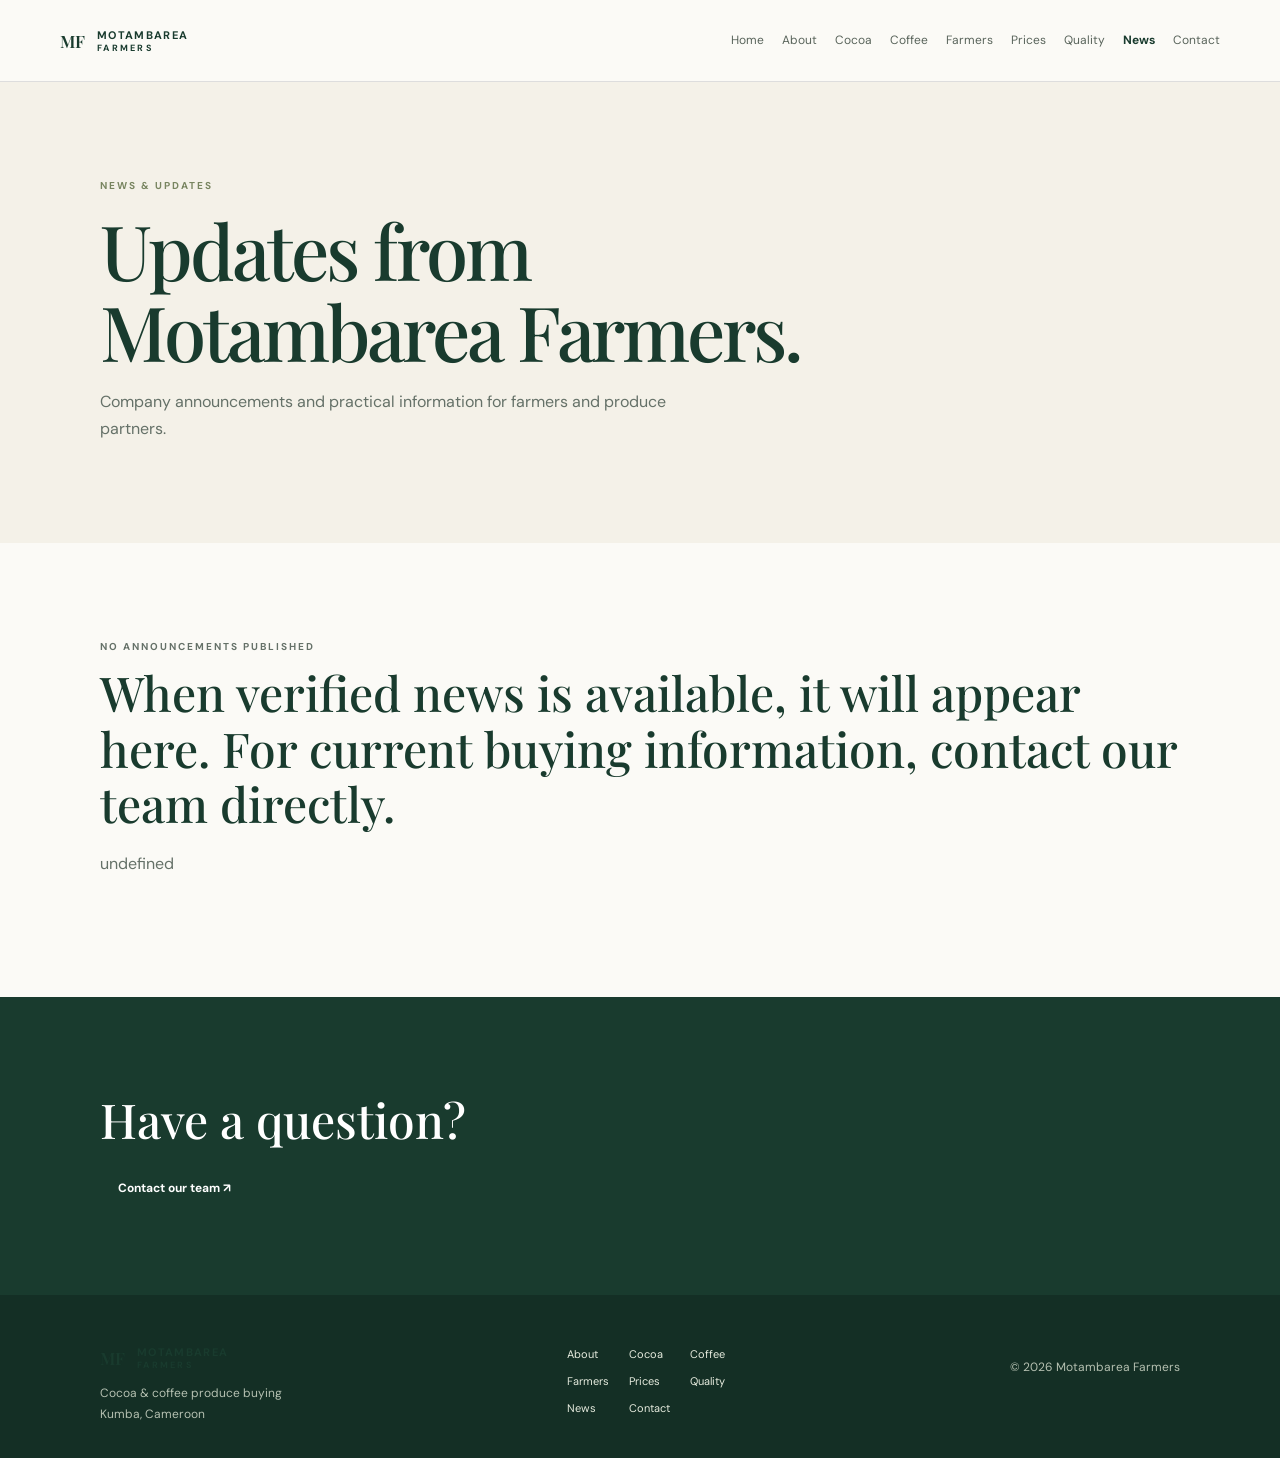
<file: news.html>
<!doctype html><html lang="en"><head><meta charset="utf-8"><meta name="viewport" content="width=device-width,initial-scale=1"><title>News & updates | Motambarea Farmers</title><meta name="description" content="Company announcements and practical information for farmers and produce partners."><meta name="theme-color" content="#193b2e"><link rel="canonical" href="https://motambeareafarmers.com/news.html"><meta property="og:title" content="News & updates | Motambarea Farmers"><meta property="og:description" content="Company announcements and practical information for farmers and produce partners."><link rel="stylesheet" href="css/style.css"><script defer src="js/main.js"></script></head><body><a class="skip" href="#main">Skip to content</a><header><a class="brand" href="index.html">MF <b>MOTAMBAREA<small>FARMERS</small></b></a><button class="menu" aria-expanded="false" aria-controls="nav">Menu</button><nav id="nav"><a href="index.html">Home</a><a href="about.html">About</a><a href="cocoa.html">Cocoa</a><a href="coffee.html">Coffee</a><a href="farmers.html">Farmers</a><a href="prices.html">Prices</a><a href="quality.html">Quality</a><a href="news.html" aria-current="page">News</a><a href="contact.html">Contact</a></nav></header><main id="main"><section class="pagehero"><p class="eyebrow">News & updates</p><h1>Updates from Motambarea Farmers.</h1><p>Company announcements and practical information for farmers and produce partners.</p></section><section class="section"><p class="eyebrow">No announcements published</p><h2>When verified news is available, it will appear here. For current buying information, contact our team directly.</h2><p>undefined</p><div class="cards"></div></section><section class="section green"><h2>Have a question?</h2><a class="button" href="contact.html">Contact our team ↗</a></section></main><footer><div><a class="brand" href="index.html">MF <b>MOTAMBAREA<small>FARMERS</small></b></a><p>Cocoa & coffee produce buying<br>Kumba, Cameroon</p></div><div class="footlinks"><a href="about.html">About</a><a href="cocoa.html">Cocoa</a><a href="coffee.html">Coffee</a><a href="farmers.html">Farmers</a><a href="prices.html">Prices</a><a href="quality.html">Quality</a><a href="news.html">News</a><a href="contact.html">Contact</a></div><p>© <span data-year></span> Motambarea Farmers</p></footer></body></html>
</file>
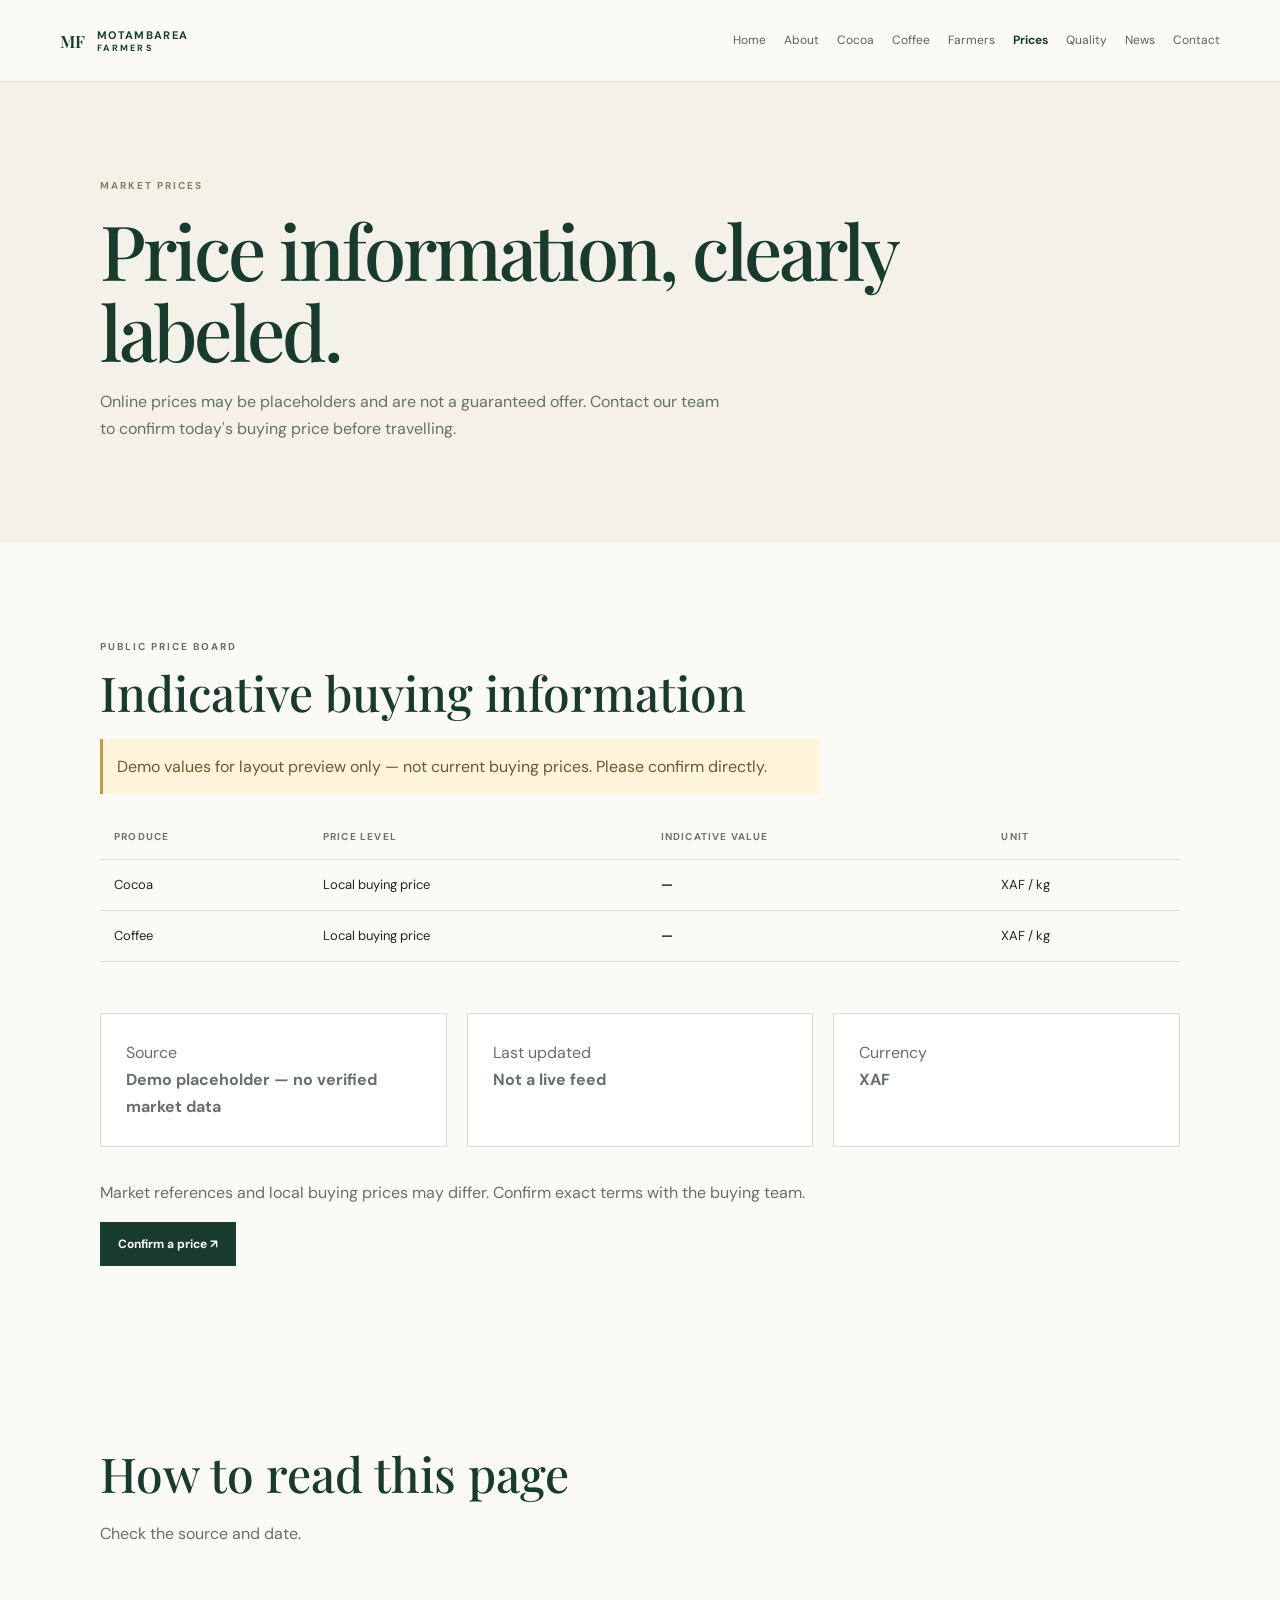
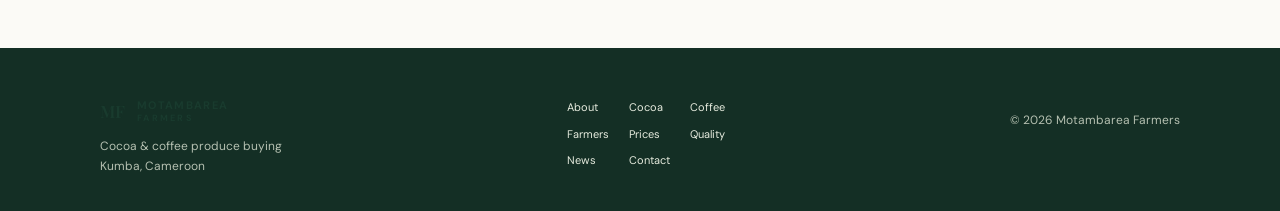
<file: prices.html>
<!doctype html><html lang="en"><head><meta charset="utf-8"><meta name="viewport" content="width=device-width,initial-scale=1"><title>Market prices | Motambarea Farmers</title><meta name="description" content="Online prices may be placeholders and are not a guaranteed offer. Contact our team to confirm today's buying price before travelling."><meta name="theme-color" content="#193b2e"><link rel="canonical" href="https://motambeareafarmers.com/prices.html"><meta property="og:title" content="Market prices | Motambarea Farmers"><meta property="og:description" content="Online prices may be placeholders and are not a guaranteed offer. Contact our team to confirm today's buying price before travelling."><link rel="stylesheet" href="css/style.css"><script defer src="js/main.js"></script><script defer src="js/prices.js"></script></head><body><a class="skip" href="#main">Skip to content</a><header><a class="brand" href="index.html">MF <b>MOTAMBAREA<small>FARMERS</small></b></a><button class="menu" aria-expanded="false" aria-controls="nav">Menu</button><nav id="nav"><a href="index.html">Home</a><a href="about.html">About</a><a href="cocoa.html">Cocoa</a><a href="coffee.html">Coffee</a><a href="farmers.html">Farmers</a><a href="prices.html" aria-current="page">Prices</a><a href="quality.html">Quality</a><a href="news.html">News</a><a href="contact.html">Contact</a></nav></header><main id="main"><section class="pagehero"><p class="eyebrow">Market prices</p><h1>Price information, clearly labeled.</h1><p>Online prices may be placeholders and are not a guaranteed offer. Contact our team to confirm today's buying price before travelling.</p></section><section class="section"><p class="eyebrow">Public price board</p><h2>Indicative buying information</h2><p class="warning" id="price-notice">Demo values for layout preview only — not current buying prices. Please confirm directly.</p><table><thead><tr><th>Produce</th><th>Price level</th><th>Indicative value</th><th>Unit</th></tr></thead><tbody id="price-rows"></tbody></table><div class="cards"><p>Source<br><strong id="price-source">Demo placeholder</strong></p><p>Last updated<br><strong id="price-updated">Not a live feed</strong></p><p>Currency<br><strong id="price-currency">XAF</strong></p></div><p>Market references and local buying prices may differ. Confirm exact terms with the buying team.</p><a class="button" href="contact.html">Confirm a price ↗</a></section><section class="section"><h2>How to read this page</h2><p>Check the source and date.</p></section></main><footer><div><a class="brand" href="index.html">MF <b>MOTAMBAREA<small>FARMERS</small></b></a><p>Cocoa & coffee produce buying<br>Kumba, Cameroon</p></div><div class="footlinks"><a href="about.html">About</a><a href="cocoa.html">Cocoa</a><a href="coffee.html">Coffee</a><a href="farmers.html">Farmers</a><a href="prices.html">Prices</a><a href="quality.html">Quality</a><a href="news.html">News</a><a href="contact.html">Contact</a></div><p>© <span data-year></span> Motambarea Farmers</p></footer></body></html>
</file>
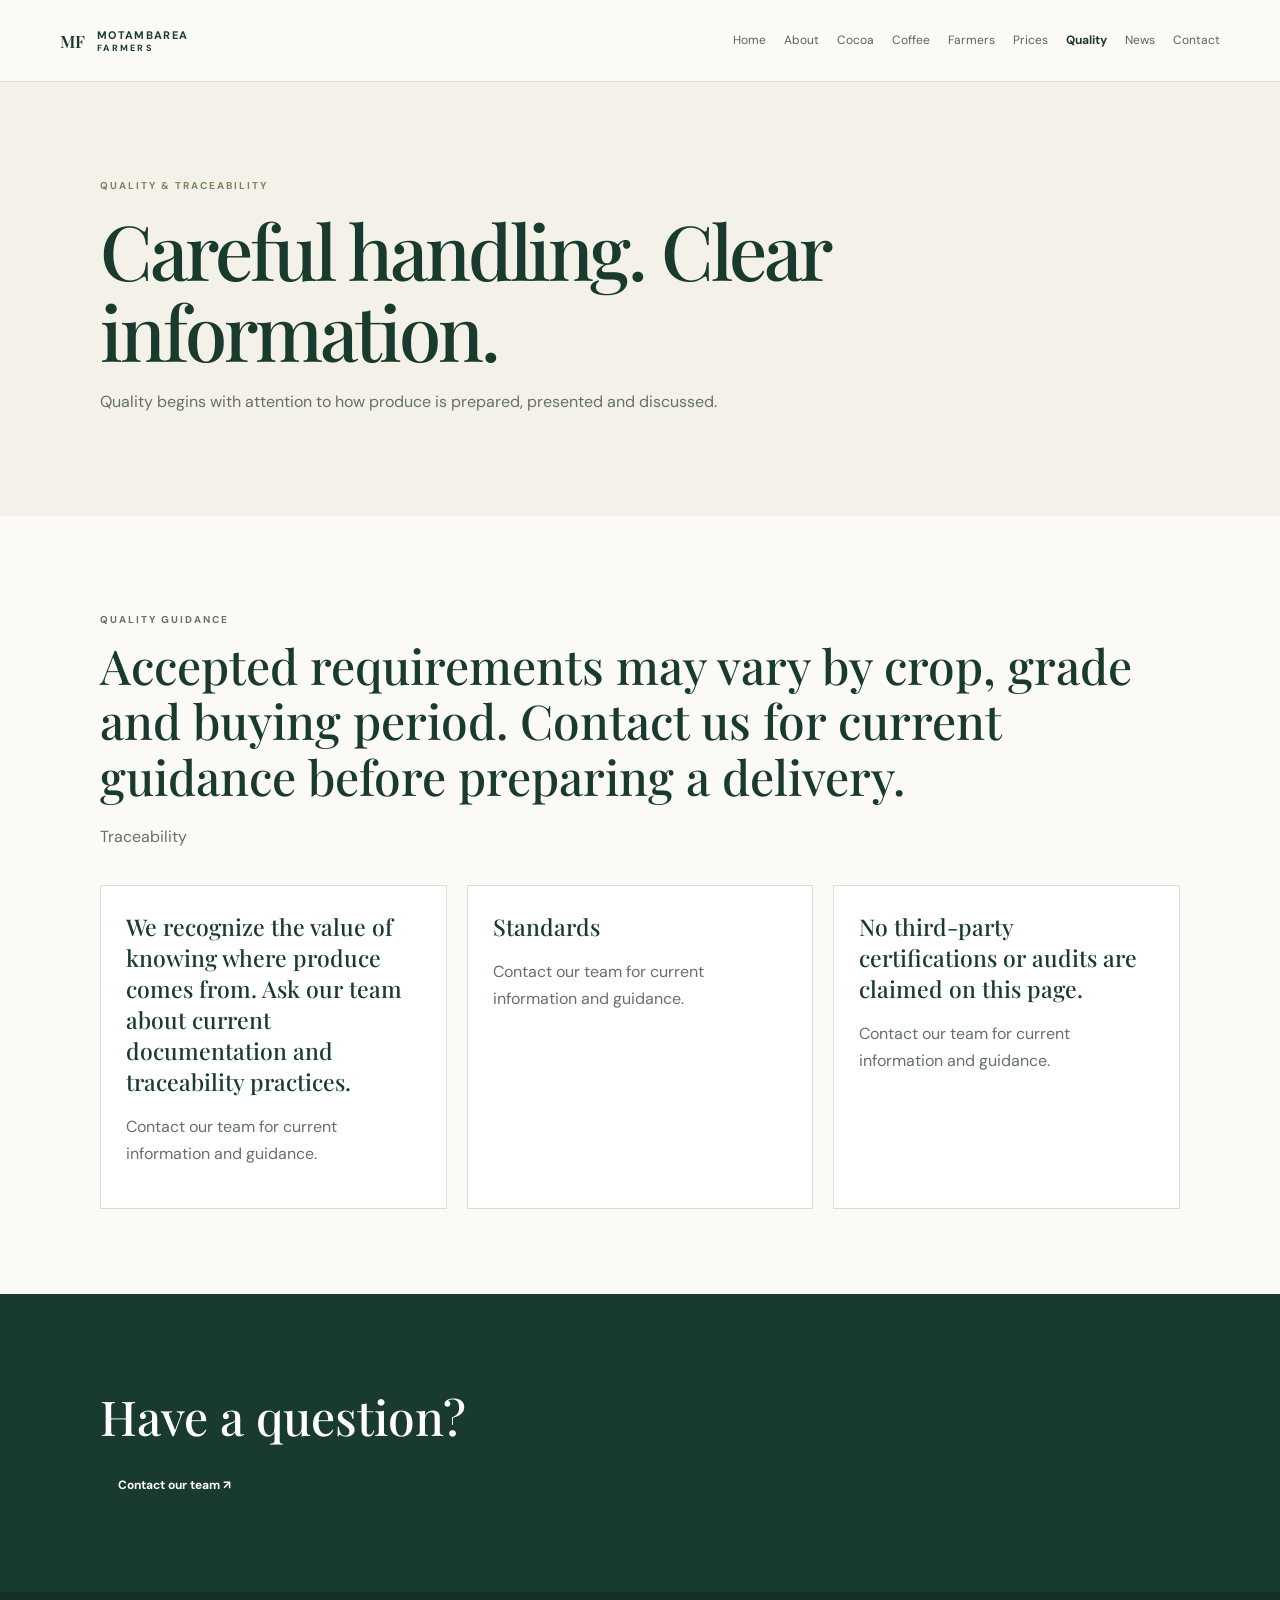
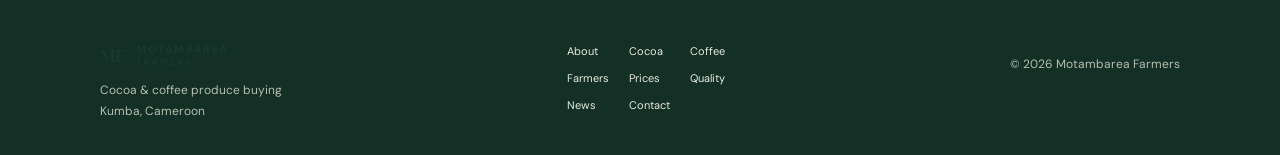
<file: quality.html>
<!doctype html><html lang="en"><head><meta charset="utf-8"><meta name="viewport" content="width=device-width,initial-scale=1"><title>Quality & traceability | Motambarea Farmers</title><meta name="description" content="Quality begins with attention to how produce is prepared, presented and discussed."><meta name="theme-color" content="#193b2e"><link rel="canonical" href="https://motambeareafarmers.com/quality.html"><meta property="og:title" content="Quality & traceability | Motambarea Farmers"><meta property="og:description" content="Quality begins with attention to how produce is prepared, presented and discussed."><link rel="stylesheet" href="css/style.css"><script defer src="js/main.js"></script></head><body><a class="skip" href="#main">Skip to content</a><header><a class="brand" href="index.html">MF <b>MOTAMBAREA<small>FARMERS</small></b></a><button class="menu" aria-expanded="false" aria-controls="nav">Menu</button><nav id="nav"><a href="index.html">Home</a><a href="about.html">About</a><a href="cocoa.html">Cocoa</a><a href="coffee.html">Coffee</a><a href="farmers.html">Farmers</a><a href="prices.html">Prices</a><a href="quality.html" aria-current="page">Quality</a><a href="news.html">News</a><a href="contact.html">Contact</a></nav></header><main id="main"><section class="pagehero"><p class="eyebrow">Quality & traceability</p><h1>Careful handling. Clear information.</h1><p>Quality begins with attention to how produce is prepared, presented and discussed.</p></section><section class="section"><p class="eyebrow">Quality guidance</p><h2>Accepted requirements may vary by crop, grade and buying period. Contact us for current guidance before preparing a delivery.</h2><p>Traceability</p><div class="cards"><article><h3>We recognize the value of knowing where produce comes from. Ask our team about current documentation and traceability practices.</h3><p>Contact our team for current information and guidance.</p></article><article><h3>Standards</h3><p>Contact our team for current information and guidance.</p></article><article><h3>No third-party certifications or audits are claimed on this page.</h3><p>Contact our team for current information and guidance.</p></article></div></section><section class="section green"><h2>Have a question?</h2><a class="button" href="contact.html">Contact our team ↗</a></section></main><footer><div><a class="brand" href="index.html">MF <b>MOTAMBAREA<small>FARMERS</small></b></a><p>Cocoa & coffee produce buying<br>Kumba, Cameroon</p></div><div class="footlinks"><a href="about.html">About</a><a href="cocoa.html">Cocoa</a><a href="coffee.html">Coffee</a><a href="farmers.html">Farmers</a><a href="prices.html">Prices</a><a href="quality.html">Quality</a><a href="news.html">News</a><a href="contact.html">Contact</a></div><p>© <span data-year></span> Motambarea Farmers</p></footer></body></html>
</file>
<file: css/style.css>
@import url('https://fonts.googleapis.com/css2?family=DM+Sans:wght@400;500;600;700&family=Playfair+Display:ital,wght@0,500;0,600;1,500&display=swap');:root{--g:#193b2e;--lime:#c6d286;--cream:#f4f1e8;--ink:#202720;--muted:#657168;--serif:'Playfair Display',Georgia,serif;--sans:'DM Sans',Arial,sans-serif}*{box-sizing:border-box}body{margin:0;color:var(--ink);background:#fbfaf6;font:16px/1.7 var(--sans)}a{color:inherit;text-decoration:none}header{height:82px;position:sticky;top:0;background:#fbfaf6f2;border-bottom:1px solid #ddd;display:flex;align-items:center;justify-content:space-between;padding:0 max(24px,calc((100vw - 1160px)/2));z-index:2}.brand{display:flex;gap:12px;align-items:center;color:var(--g);font:600 17px var(--serif)}.brand b{font:700 11px var(--sans);letter-spacing:.12em}.brand small{display:block;font-size:9px;letter-spacing:.25em}nav{display:flex;gap:18px}nav a{font-size:12px;color:#59645b}nav a[aria-current=page]{color:var(--g);font-weight:700}.menu{display:none}.button{display:inline-block;background:var(--g);color:#fff;padding:12px 18px;font-weight:700;font-size:12px}.skip{position:absolute;left:-999px}.skip:focus{left:10px;top:10px;background:#fff}.hero{display:grid;grid-template-columns:1.05fr .95fr;min-height:540px;background:var(--cream)}.hero>div:first-child{padding:90px max(30px,calc((100vw - 1160px)/2));padding-right:42px}.eyebrow{font-size:10px;letter-spacing:.2em;color:#788560;font-weight:700;text-transform:uppercase}.hero h1,.pagehero h1{font:500 clamp(48px,6vw,76px)/1.07 var(--serif);color:var(--g);letter-spacing:-.04em;margin:15px 0}.hero h1:first-letter{color:#819451}.hero p:not(.eyebrow){color:var(--muted);max-width:540px}.hero .button{margin:20px 12px 10px 0}.note{font-size:11px}.hero-art{background:radial-gradient(ellipse at 70% 28%,#e0cb91 0 11%,transparent 12%),radial-gradient(ellipse at 52% 53%,#7d925d 0 18%,transparent 19%),linear-gradient(140deg,#b9c27f,#274634);display:flex;align-items:end;padding:45px;color:white;font-size:10px;letter-spacing:.2em;position:relative;overflow:hidden}.hero-art:after{content:'';position:absolute;width:290px;height:400px;border-radius:100% 0 100% 0;background:#254731b8;transform:rotate(35deg);left:30%;top:22%}.hero-art span{z-index:1}.strip{text-align:center;background:var(--g);color:#dce3c9;padding:18px;font-size:10px;letter-spacing:.16em}.section{padding:85px max(28px,calc((100vw - 1080px)/2))}.section h2{font:500 clamp(32px,4vw,48px)/1.16 var(--serif);color:var(--g);margin:10px 0 18px}.section p{max-width:720px;color:var(--muted)}.cards{display:grid;grid-template-columns:repeat(3,1fr);gap:20px;margin-top:35px}.cards>*{padding:25px;border:1px solid #daddd2;background:#fff}.cards h3{font:500 23px var(--serif);color:var(--g);margin:0 0 10px}.green{background:var(--g);color:white}.green h2,.green h3{color:white}.green .eyebrow{color:var(--lime)}.green .cards>*{background:transparent;border-color:#ffffff55}.green .cards p{color:#cbd4c8}.pagehero{padding:85px max(28px,calc((100vw - 1080px)/2));background:var(--cream)}.pagehero h1{max-width:820px}.pagehero>p:last-child{max-width:620px;color:var(--muted)}.pagehero h1 em{color:#819451}footer{background:#142f25;color:#e7ecdf;padding:50px max(28px,calc((100vw - 1080px)/2)) 22px;display:flex;justify-content:space-between;gap:35px;align-items:start}footer p{font-size:12px;color:#b5c0b1}.footlinks{display:grid;grid-template-columns:repeat(3,auto);gap:8px 20px}.footlinks a{font-size:11px}.warning{background:#fff4dc;border-left:3px solid #c89845;padding:14px;color:#70562f!important}table{width:100%;border-collapse:collapse;margin:20px 0}th,td{text-align:left;padding:14px;border-bottom:1px solid #ddd;font-size:13px}th{font-size:10px;text-transform:uppercase;letter-spacing:.12em;color:#687663}form{display:grid;gap:12px;padding:25px;background:#f0f0e8}label{display:grid;gap:5px;font-size:12px;font-weight:700}input,select,textarea{padding:11px;border:1px solid #d2d6ca;background:white;font:inherit}form .button{border:0;justify-self:start;cursor:pointer}@media(max-width:900px){header{height:70px}nav{display:none;position:absolute;top:69px;left:0;right:0;padding:18px;background:#fbfaf6;grid-template-columns:repeat(3,1fr);border-bottom:1px solid #ddd}nav.open{display:grid}.menu{display:block;background:none;border:1px solid var(--g);color:var(--g);padding:8px}.hero{grid-template-columns:1fr}.hero>div:first-child{padding:65px 28px}.hero-art{min-height:340px}.cards{grid-template-columns:1fr 1fr}.section,.pagehero{padding:65px 28px}}@media(max-width:560px){.hero h1,.pagehero h1{font-size:49px}.cards{grid-template-columns:1fr}.section,.pagehero{padding:55px 22px}footer{flex-direction:column}.footlinks{grid-template-columns:repeat(2,auto)}}@media(prefers-reduced-motion:reduce){*{scroll-behavior:auto!important;transition:none!important}}
</file>
